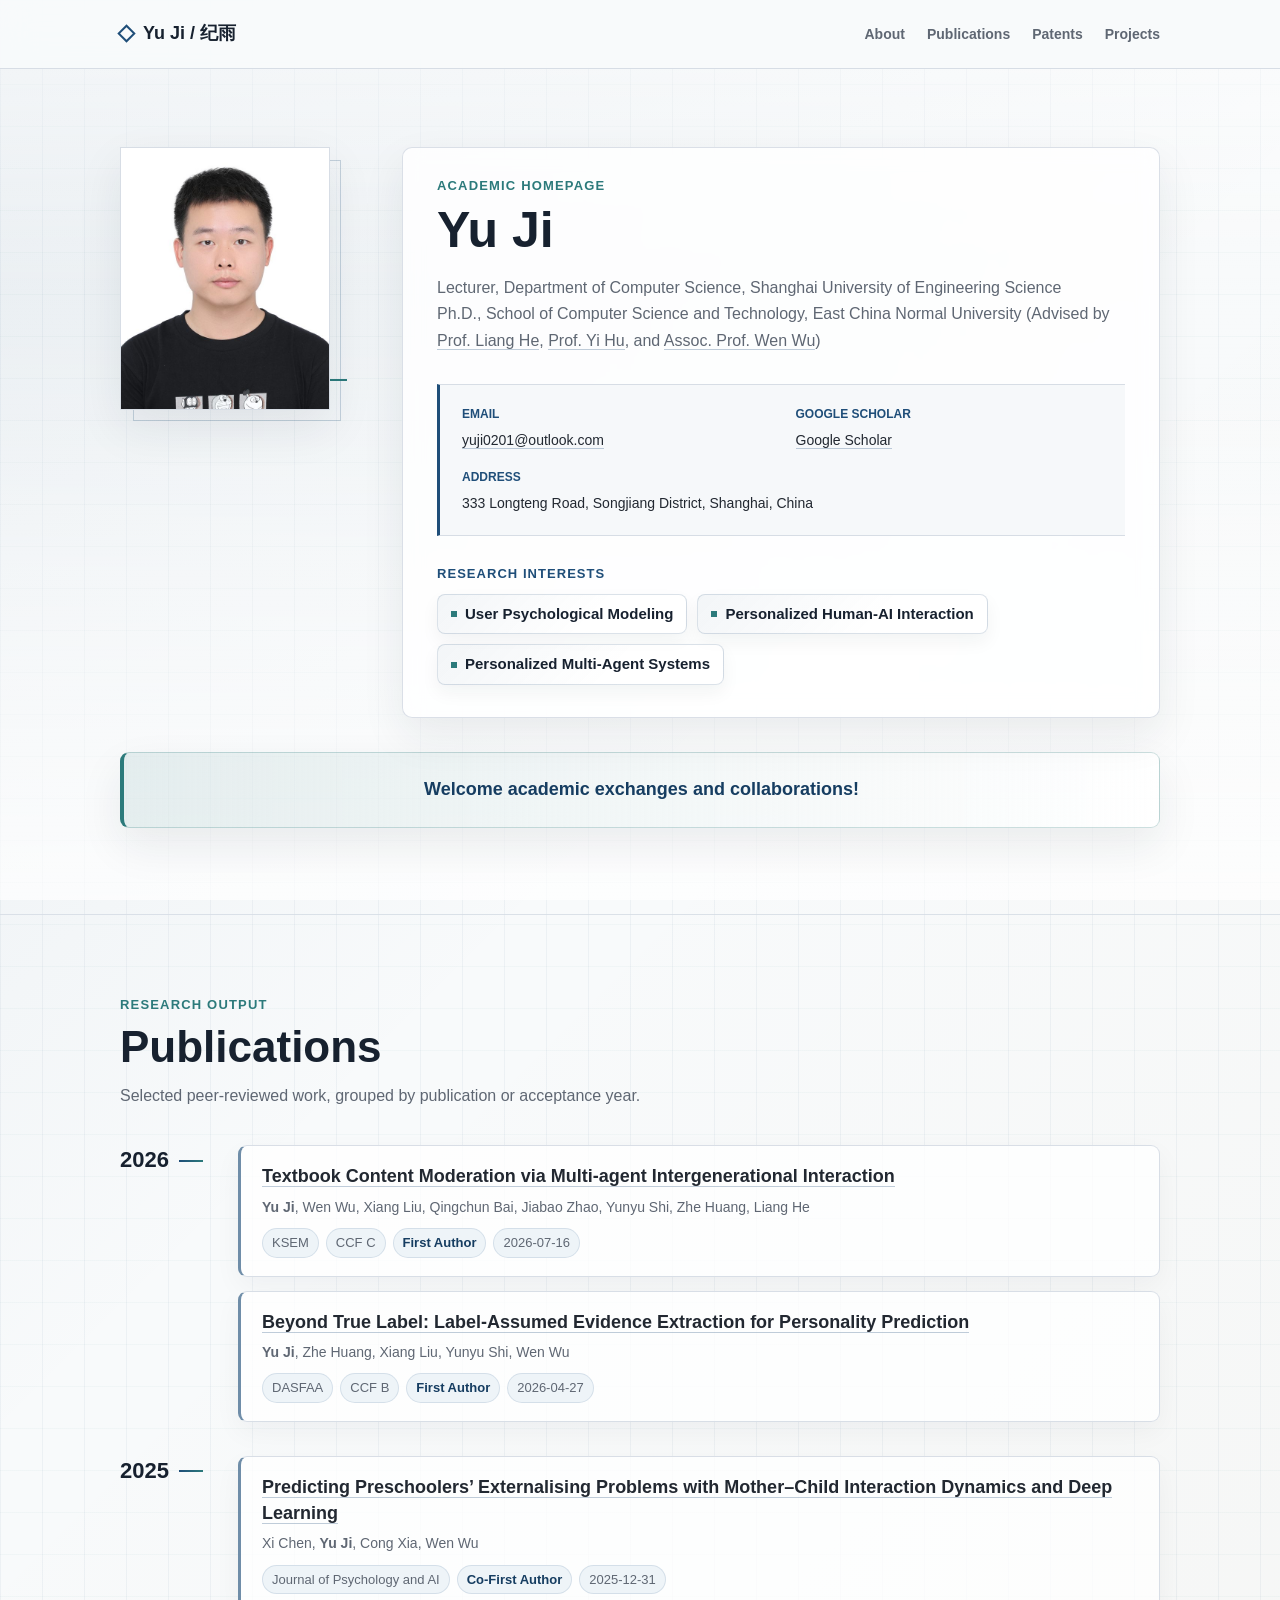
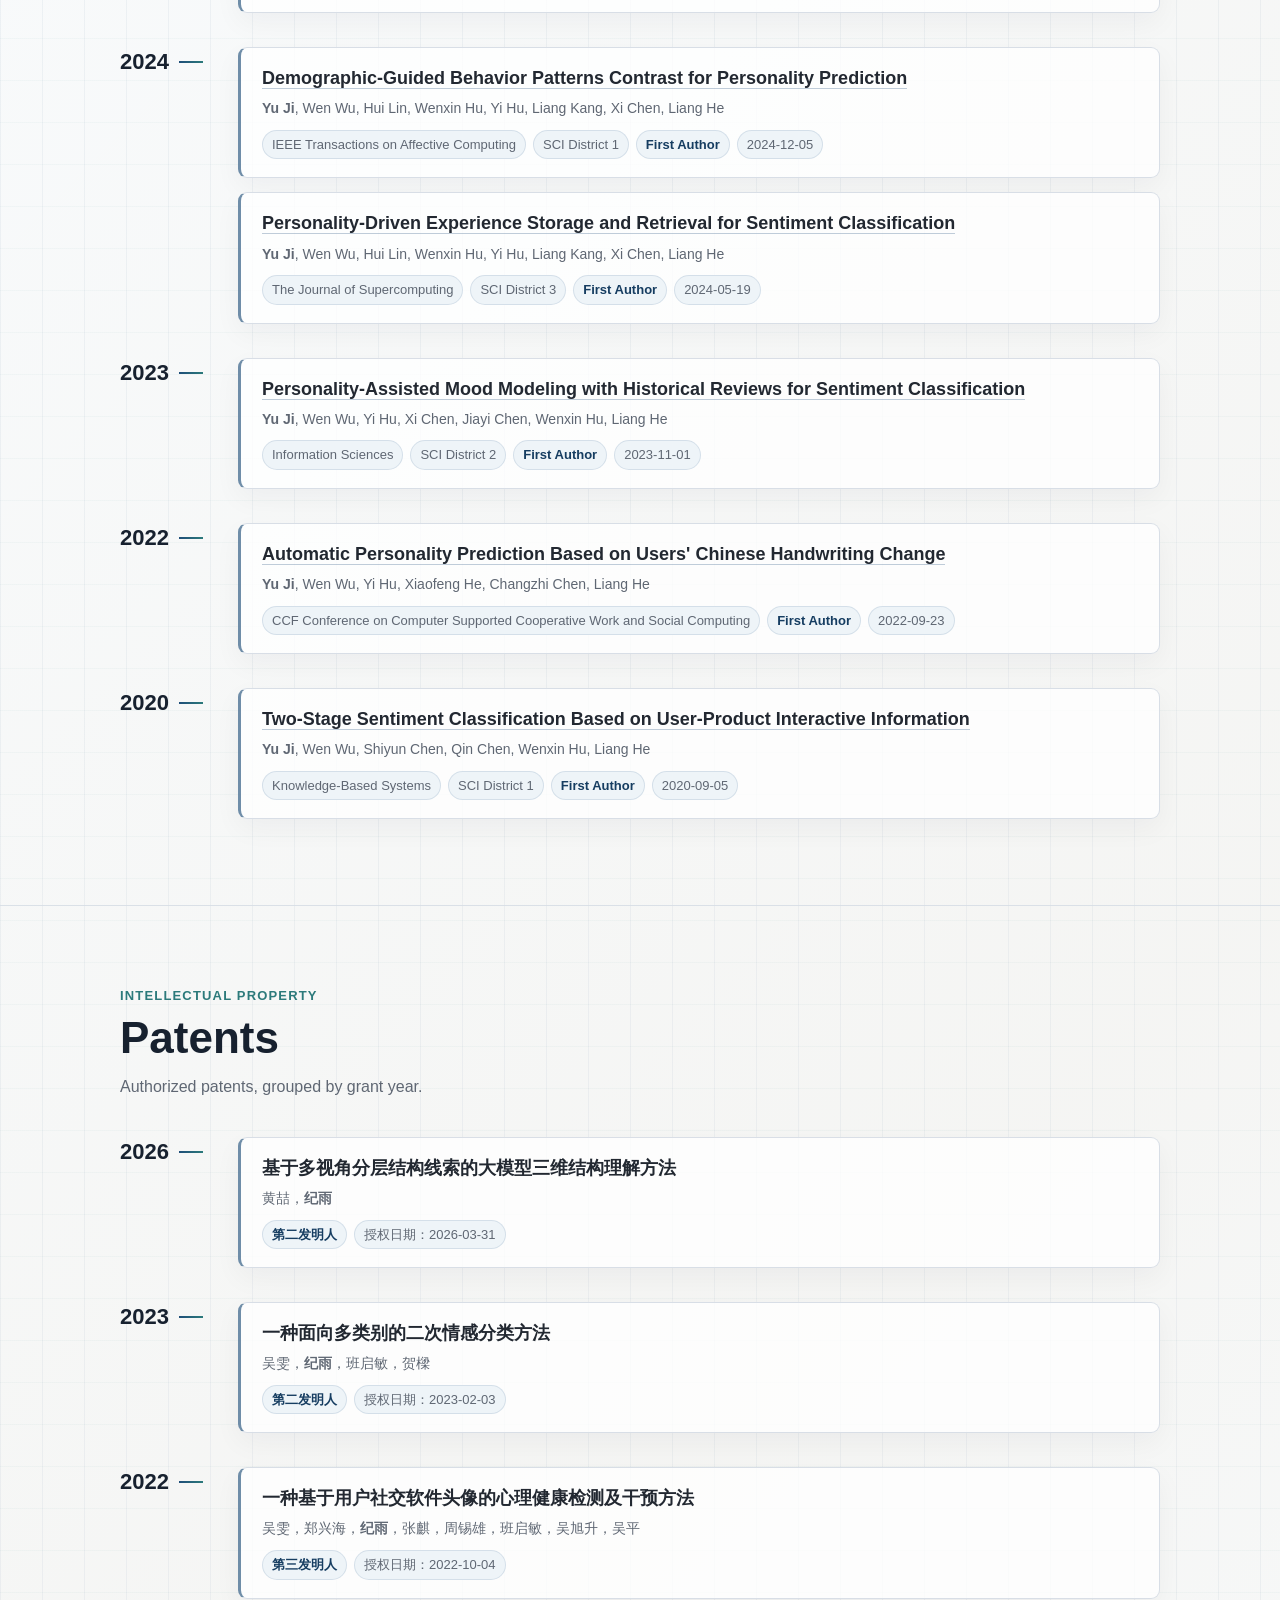
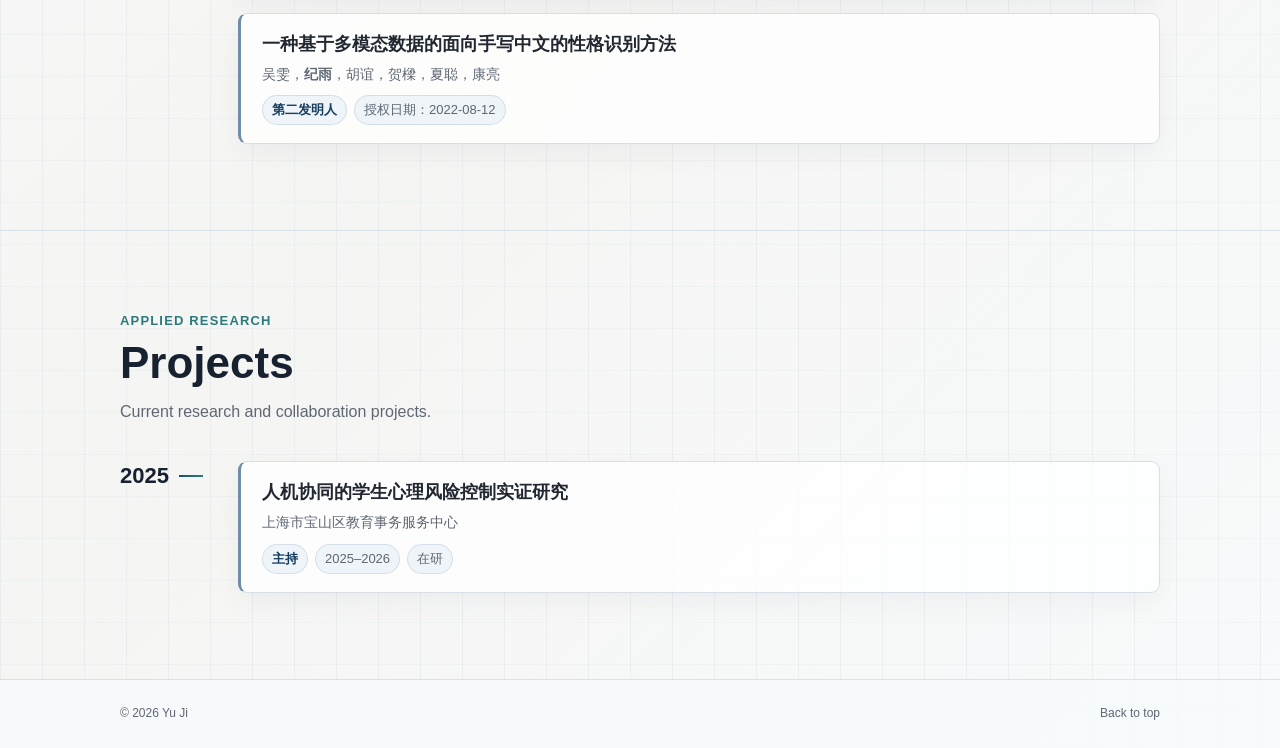
<file: index.html>
<!doctype html>
<html lang="en">
  <head>
    <meta charset="utf-8">
    <meta name="viewport" content="width=device-width, initial-scale=1">
    <meta name="description" content="Yu Ji academic homepage: research interests, publications, patents, and projects.">
    <meta name="theme-color" content="#f8fafb">
    <link rel="canonical" href="https://jiyu0201.github.io/">
    <title>Yu Ji / 纪雨 | Academic Homepage</title>
    <style>
      :root {
        --bg: #f8fafb;
        --text: #222831;
        --muted: #5f6773;
        --line: #d7dde5;
        --accent: #1f4e79;
        --accent-strong: #163d61;
        --teal: #2c7a7b;
        --soft: #eef4f8;
        --white: #ffffff;
        --ink: #17212f;
        --focus: rgba(31, 78, 121, 0.22);
        --panel: rgba(255, 255, 255, 0.82);
        --shadow: 0 18px 44px rgba(23, 33, 47, 0.08);
      }

      * {
        box-sizing: border-box;
      }

      html {
        min-height: 100%;
        scroll-behavior: smooth;
        scroll-padding-top: 86px;
      }

      body {
        min-width: 0;
        min-height: 100vh;
        margin: 0;
        color: var(--text);
        background:
          linear-gradient(90deg, rgba(31, 78, 121, 0.052) 1px, transparent 1px),
          linear-gradient(180deg, rgba(44, 122, 123, 0.034) 1px, transparent 1px),
          linear-gradient(135deg, rgba(31, 78, 121, 0.075), transparent 28%, rgba(154, 106, 32, 0.035) 72%, transparent),
          var(--bg);
        background-size: 42px 42px, 42px 42px, 100% 100%;
        font-family: Inter, "Segoe UI", Arial, "Microsoft YaHei", "PingFang SC", "Noto Sans SC", sans-serif;
        font-size: 16px;
        line-height: 1.65;
        overflow-wrap: anywhere;
      }

      body::before {
        position: fixed;
        inset: 0;
        z-index: -1;
        pointer-events: none;
        background: linear-gradient(180deg, rgba(255, 255, 255, 0.55), transparent 34%, rgba(255, 255, 255, 0.7));
        content: "";
      }

      a {
        color: inherit;
        text-decoration: none;
      }

      a:hover {
        color: var(--accent);
      }

      a:focus-visible {
        outline: 3px solid var(--focus);
        outline-offset: 3px;
      }

      .skip-link {
        position: fixed;
        top: 8px;
        left: 8px;
        z-index: 100;
        padding: 9px 13px;
        border-radius: 6px;
        background: var(--ink);
        color: var(--white);
        transform: translateY(-150%);
      }

      .skip-link:focus {
        transform: translateY(0);
      }

      .shell {
        width: min(1040px, calc(100% - 56px));
        margin: 0 auto;
      }

      .site-header {
        position: sticky;
        top: 0;
        z-index: 20;
        border-bottom: 1px solid var(--line);
        background: rgba(248, 250, 251, 0.92);
        backdrop-filter: blur(16px);
      }

      .header-inner {
        display: flex;
        min-height: 68px;
        align-items: center;
        justify-content: space-between;
        gap: 28px;
      }

      .brand {
        position: relative;
        flex: 0 0 auto;
        color: var(--ink);
        font-size: 18px;
        font-weight: 780;
        white-space: nowrap;
      }

      .brand::before {
        display: inline-block;
        width: 9px;
        height: 9px;
        border: 2px solid var(--accent);
        margin-right: 10px;
        transform: translateY(1px) rotate(45deg);
        content: "";
      }

      .site-nav {
        display: flex;
        min-width: 0;
        align-items: center;
        gap: 22px;
        color: var(--muted);
        font-size: 14px;
        font-weight: 650;
      }

      .site-nav a {
        position: relative;
        padding: 22px 0 20px;
        white-space: nowrap;
      }

      .site-nav a::after {
        position: absolute;
        right: 0;
        bottom: -1px;
        left: 0;
        height: 2px;
        background: transparent;
        content: "";
      }

      .site-nav a:hover::after,
      .site-nav a:focus-visible::after {
        background: linear-gradient(90deg, var(--accent), var(--teal));
      }

      main {
        min-width: 0;
      }

      .page-section {
        padding: 82px 0 86px;
        border-bottom: 1px solid rgba(215, 221, 229, 0.88);
        scroll-margin-top: 82px;
      }

      .about-section {
        padding-top: 78px;
      }

      .profile-layout {
        display: grid;
        grid-template-columns: 230px minmax(0, 1fr);
        gap: 52px;
        align-items: start;
      }

      .portrait-frame {
        position: relative;
        width: 210px;
        aspect-ratio: 190 / 238;
        border: 1px solid var(--line);
        background: var(--soft);
        box-shadow: var(--shadow);
      }

      .portrait-frame::before,
      .portrait-frame::after {
        position: absolute;
        z-index: -1;
        content: "";
      }

      .portrait-frame::before {
        inset: 12px -12px -12px 12px;
        border: 1px solid rgba(31, 78, 121, 0.22);
      }

      .portrait-frame::after {
        right: -18px;
        bottom: 28px;
        width: 64px;
        height: 2px;
        background: var(--teal);
      }

      .portrait-frame img {
        display: block;
        width: 100%;
        height: 100%;
        object-fit: cover;
        object-position: center;
      }

      .profile-card {
        min-width: 0;
        padding: 30px 34px 32px;
        border: 1px solid rgba(215, 221, 229, 0.92);
        border-radius: 10px;
        background: var(--panel);
        box-shadow: var(--shadow);
        backdrop-filter: blur(10px);
      }

      .eyebrow,
      .section-kicker {
        margin: 0 0 8px;
        color: var(--teal);
        font-size: 13px;
        font-weight: 780;
        letter-spacing: 0.09em;
        line-height: 1.3;
        text-transform: uppercase;
      }

      h1,
      h2,
      h3,
      h4,
      p {
        overflow-wrap: anywhere;
      }

      h1 {
        margin: 0;
        color: var(--ink);
        font-size: clamp(40px, 5vw, 50px);
        line-height: 1.08;
        font-weight: 820;
      }

      .title-lines {
        margin-top: 18px;
        color: var(--muted);
      }

      .title-lines p {
        margin: 0;
      }

      .title-lines a,
      .contact-grid a,
      .record-title a {
        border-bottom: 1px solid rgba(31, 78, 121, 0.28);
      }

      .title-lines a:hover,
      .contact-grid a:hover,
      .record-title a:hover {
        border-bottom-color: var(--accent);
      }

      .contact-grid {
        display: grid;
        grid-template-columns: repeat(2, minmax(0, 1fr));
        gap: 16px 26px;
        margin: 30px 0 0;
        padding: 20px 22px;
        border-top: 1px solid var(--line);
        border-bottom: 1px solid var(--line);
        border-left: 3px solid var(--accent);
        background: rgba(243, 246, 249, 0.76);
      }

      .contact-grid div {
        min-width: 0;
      }

      .contact-grid .wide {
        grid-column: 1 / -1;
      }

      .contact-grid dt {
        margin: 0 0 4px;
        color: var(--accent);
        font-size: 12px;
        font-weight: 780;
        text-transform: uppercase;
      }

      .contact-grid dd {
        margin: 0;
        font-size: 14px;
      }

      .research-block {
        margin-top: 30px;
      }

      .research-block h2 {
        margin: 0 0 11px;
        color: var(--accent);
        font-size: 13px;
        font-weight: 780;
        letter-spacing: 0.08em;
        line-height: 1.3;
        text-transform: uppercase;
      }

      .interest-list {
        display: flex;
        flex-wrap: wrap;
        gap: 10px;
        margin: 0;
        padding: 0;
        list-style: none;
      }

      .interest-list li {
        display: inline-flex;
        min-height: 36px;
        align-items: center;
        padding: 7px 13px;
        border: 1px solid rgba(31, 78, 121, 0.16);
        border-radius: 8px;
        background: linear-gradient(135deg, rgba(31, 78, 121, 0.055), transparent 62%), rgba(255, 255, 255, 0.88);
        box-shadow: 0 8px 18px rgba(23, 33, 47, 0.05);
        color: var(--ink);
        font-size: 15px;
        font-weight: 680;
      }

      .interest-list li::before {
        width: 6px;
        height: 6px;
        flex: 0 0 auto;
        margin-right: 8px;
        background: var(--teal);
        content: "";
      }

      .collaboration-box {
        margin-top: 34px;
        padding: 22px 28px;
        border: 1px solid rgba(44, 122, 123, 0.24);
        border-left: 4px solid var(--teal);
        border-radius: 9px;
        background: linear-gradient(90deg, rgba(44, 122, 123, 0.1), rgba(255, 255, 255, 0.8));
        box-shadow: var(--shadow);
        color: var(--accent-strong);
        font-size: 18px;
        font-weight: 730;
        text-align: center;
      }

      .collaboration-box p {
        margin: 0;
      }

      .section-heading {
        display: grid;
        max-width: 760px;
        grid-template-columns: minmax(0, 1fr);
        margin-bottom: 36px;
      }

      .section-heading h2 {
        margin: 0;
        color: var(--ink);
        font-size: clamp(32px, 5vw, 44px);
        line-height: 1.12;
        font-weight: 820;
      }

      .section-intro {
        margin: 12px 0 0;
        color: var(--muted);
      }

      .archive-group {
        display: grid;
        grid-template-columns: 88px minmax(0, 1fr);
        gap: 30px;
        margin-top: 34px;
        align-items: start;
      }

      .archive-group:first-child {
        margin-top: 0;
      }

      .year-heading {
        display: flex;
        align-items: center;
        gap: 10px;
        margin: 2px 0 0;
        color: var(--ink);
        font-size: 22px;
        line-height: 1.2;
        font-weight: 820;
      }

      .year-heading::after {
        width: 24px;
        height: 2px;
        flex: 0 0 auto;
        background: linear-gradient(90deg, var(--accent), var(--teal));
        content: "";
      }

      .record-list {
        display: grid;
        min-width: 0;
        gap: 14px;
      }

      .record {
        min-width: 0;
        padding: 17px 19px 18px 21px;
        border: 1px solid rgba(215, 221, 229, 0.96);
        border-left: 3px solid rgba(31, 78, 121, 0.64);
        border-radius: 9px;
        background: rgba(255, 255, 255, 0.76);
        box-shadow: 0 10px 28px rgba(23, 33, 47, 0.045);
      }

      .record-title {
        margin: 0;
        color: var(--text);
        font-size: 18px;
        line-height: 1.45;
        font-weight: 760;
      }

      .record-primary {
        margin: 7px 0 0;
        color: var(--muted);
        font-size: 14px;
        line-height: 1.55;
      }

      .record-meta {
        display: flex;
        flex-wrap: wrap;
        gap: 7px;
        margin: 10px 0 0;
        color: var(--muted);
        font-size: 13px;
      }

      .tag {
        display: inline-flex;
        align-items: center;
        min-height: 27px;
        padding: 3px 9px;
        border: 1px solid rgba(31, 78, 121, 0.12);
        border-radius: 999px;
        background: var(--soft);
      }

      .tag.role {
        color: var(--accent-strong);
        font-weight: 720;
      }

      .site-footer {
        background: rgba(248, 250, 251, 0.88);
        color: var(--muted);
        font-size: 12px;
      }

      .footer-inner {
        display: flex;
        min-height: 68px;
        align-items: center;
        justify-content: space-between;
        gap: 18px;
      }

      @media (max-width: 800px) {
        .profile-layout {
          grid-template-columns: 1fr;
          gap: 30px;
        }

        .portrait-frame {
          width: 190px;
        }
      }

      @media (max-width: 700px) {
        html {
          scroll-padding-top: 126px;
        }

        .page-section {
          scroll-margin-top: 122px;
        }

        .header-inner {
          min-height: 0;
          flex-direction: column;
          align-items: stretch;
          gap: 0;
          padding: 11px 0 8px;
        }

        .brand {
          align-self: flex-start;
        }

        .site-nav {
          width: 100%;
          gap: 5px;
          padding-top: 8px;
          overflow-x: auto;
          overscroll-behavior-inline: contain;
          scrollbar-width: none;
        }

        .site-nav::-webkit-scrollbar {
          display: none;
        }

        .site-nav a {
          flex: 0 0 auto;
          padding: 7px 10px;
          border: 1px solid rgba(31, 78, 121, 0.1);
          border-radius: 999px;
          background: rgba(255, 255, 255, 0.72);
        }

        .site-nav a::after {
          display: none;
        }

        .archive-group {
          grid-template-columns: 1fr;
          gap: 12px;
        }

        .year-heading {
          margin-top: 0;
        }
      }

      @media (max-width: 560px) {
        .shell {
          width: calc(100% - 32px);
        }

        .page-section {
          padding: 58px 0 62px;
        }

        .about-section {
          padding-top: 46px;
        }

        .portrait-frame {
          width: 166px;
        }

        .profile-card {
          padding: 23px 18px 25px;
        }

        .contact-grid {
          grid-template-columns: 1fr;
          padding: 18px;
        }

        .contact-grid .wide {
          grid-column: auto;
        }

        .interest-list {
          gap: 8px;
        }

        .interest-list li {
          width: 100%;
        }

        .collaboration-box {
          margin-top: 24px;
          padding: 18px 16px;
          font-size: 16px;
        }

        .section-heading {
          margin-bottom: 28px;
        }

        .record {
          padding: 15px 15px 16px 17px;
        }

        .record-title {
          font-size: 16px;
        }

        .footer-inner {
          min-height: 76px;
          flex-direction: column;
          align-items: flex-start;
          justify-content: center;
          gap: 2px;
        }
      }

      @media (prefers-reduced-motion: reduce) {
        html {
          scroll-behavior: auto;
        }
      }

      @media print {
        .site-header,
        .skip-link {
          display: none;
        }

        .page-section {
          padding: 36px 0;
        }

        .profile-card,
        .record,
        .collaboration-box {
          box-shadow: none;
          background: var(--white);
        }
      }
    </style>
  </head>
  <body>
    <a class="skip-link" href="#main-content">Skip to content</a>

    <header class="site-header">
      <div class="shell header-inner">
        <a class="brand" href="#about" aria-label="Yu Ji homepage">Yu Ji / 纪雨</a>
        <nav class="site-nav" aria-label="Primary navigation">
          <a href="#about">About</a>
          <a href="#publications">Publications</a>
          <a href="#patents">Patents</a>
          <a href="#projects">Projects</a>
        </nav>
      </div>
    </header>

    <main id="main-content">
      <section id="about" class="page-section about-section">
        <div class="shell">
          <div class="profile-layout">
            <div class="portrait-frame">
              <img src="[data-uri]" width="560" height="720" alt="Portrait of Yu Ji" fetchpriority="high" decoding="async">
            </div>

            <article class="profile-card" aria-labelledby="page-title">
              <p class="eyebrow">Academic Homepage</p>
              <h1 id="page-title">Yu Ji</h1>

              <div class="title-lines">
                <p>Lecturer, Department of Computer Science, Shanghai University of Engineering Science</p>
                <p>
                  Ph.D., School of Computer Science and Technology, East China Normal University
                  (Advised by <a href="https://faculty.ecnu.edu.cn/_s16/hl2/main.psp" target="_blank" rel="noopener noreferrer">Prof. Liang He</a>,
                  <a href="https://faculty.ecnu.edu.cn/_s9/hy2/main.psp" target="_blank" rel="noopener noreferrer">Prof. Yi Hu</a>, and
                  <a href="https://faculty.ecnu.edu.cn/_s16/ww2/main.psp" target="_blank" rel="noopener noreferrer">Assoc. Prof. Wen Wu</a>)
                </p>
              </div>

              <dl class="contact-grid">
                <div>
                  <dt>Email</dt>
                  <dd><a href="mailto:yuji0201@outlook.com">yuji0201@outlook.com</a></dd>
                </div>
                <div>
                  <dt>Google Scholar</dt>
                  <dd><a href="https://scholar.google.com.hk/citations?user=wDj1i_kAAAAJ&amp;hl=en" target="_blank" rel="noopener noreferrer">Google Scholar</a></dd>
                </div>
                <div class="wide">
                  <dt>Address</dt>
                  <dd>333 Longteng Road, Songjiang District, Shanghai, China</dd>
                </div>
              </dl>

              <section class="research-block" aria-labelledby="research-heading">
                <h2 id="research-heading">Research Interests</h2>
                <ul class="interest-list">
                  <li>User Psychological Modeling</li>
                  <li>Personalized Human-AI Interaction</li>
                  <li>Personalized Multi-Agent Systems</li>
                </ul>
              </section>
            </article>
          </div>

          <aside class="collaboration-box">
            <p>Welcome academic exchanges and collaborations!</p>
          </aside>
        </div>
      </section>

      <section id="publications" class="page-section" aria-labelledby="publications-heading">
        <div class="shell">
          <header class="section-heading">
            <p class="section-kicker">Research Output</p>
            <h2 id="publications-heading">Publications</h2>
            <p class="section-intro">Selected peer-reviewed work, grouped by publication or acceptance year.</p>
          </header>

          <div class="archive-group">
            <h3 class="year-heading">2026</h3>
            <div class="record-list">
              <article class="record">
                <h4 class="record-title"><a href="http://link.springer.com/chapter/10.1007/978-981-92-2759-4_36" target="_blank" rel="noopener noreferrer">Textbook Content Moderation via Multi-agent Intergenerational Interaction</a></h4>
                <p class="record-primary"><strong>Yu Ji</strong>, Wen Wu, Xiang Liu, Qingchun Bai, Jiabao Zhao, Yunyu Shi, Zhe Huang, Liang He</p>
                <p class="record-meta"><span class="tag">KSEM</span><span class="tag">CCF C</span><span class="tag role">First Author</span><span class="tag">2026-07-16</span></p>
              </article>

              <article class="record">
                <h4 class="record-title"><a href="https://link.springer.com/chapter/10.1007/978-981-92-0372-7_4" target="_blank" rel="noopener noreferrer">Beyond True Label: Label-Assumed Evidence Extraction for Personality Prediction</a></h4>
                <p class="record-primary"><strong>Yu Ji</strong>, Zhe Huang, Xiang Liu, Yunyu Shi, Wen Wu</p>
                <p class="record-meta"><span class="tag">DASFAA</span><span class="tag">CCF B</span><span class="tag role">First Author</span><span class="tag">2026-04-27</span></p>
              </article>
            </div>
          </div>

          <div class="archive-group">
            <h3 class="year-heading">2025</h3>
            <div class="record-list">
              <article class="record">
                <h4 class="record-title"><a href="https://www.tandfonline.com/doi/full/10.1080/29974100.2025.2515289" target="_blank" rel="noopener noreferrer">Predicting Preschoolers’ Externalising Problems with Mother–Child Interaction Dynamics and Deep Learning</a></h4>
                <p class="record-primary">Xi Chen, <strong>Yu Ji</strong>, Cong Xia, Wen Wu</p>
                <p class="record-meta"><span class="tag">Journal of Psychology and AI</span><span class="tag role">Co-First Author</span><span class="tag">2025-12-31</span></p>
              </article>
            </div>
          </div>

          <div class="archive-group">
            <h3 class="year-heading">2024</h3>
            <div class="record-list">
              <article class="record">
                <h4 class="record-title"><a href="https://ieeexplore.ieee.org/abstract/document/10778411" target="_blank" rel="noopener noreferrer">Demographic-Guided Behavior Patterns Contrast for Personality Prediction</a></h4>
                <p class="record-primary"><strong>Yu Ji</strong>, Wen Wu, Hui Lin, Wenxin Hu, Yi Hu, Liang Kang, Xi Chen, Liang He</p>
                <p class="record-meta"><span class="tag">IEEE Transactions on Affective Computing</span><span class="tag">SCI District 1</span><span class="tag role">First Author</span><span class="tag">2024-12-05</span></p>
              </article>

              <article class="record">
                <h4 class="record-title"><a href="https://link.springer.com/article/10.1007/s11227-024-06170-1" target="_blank" rel="noopener noreferrer">Personality-Driven Experience Storage and Retrieval for Sentiment Classification</a></h4>
                <p class="record-primary"><strong>Yu Ji</strong>, Wen Wu, Hui Lin, Wenxin Hu, Yi Hu, Liang Kang, Xi Chen, Liang He</p>
                <p class="record-meta"><span class="tag">The Journal of Supercomputing</span><span class="tag">SCI District 3</span><span class="tag role">First Author</span><span class="tag">2024-05-19</span></p>
              </article>
            </div>
          </div>

          <div class="archive-group">
            <h3 class="year-heading">2023</h3>
            <div class="record-list">
              <article class="record">
                <h4 class="record-title"><a href="https://www.sciencedirect.com/science/article/abs/pii/S0020025523012306" target="_blank" rel="noopener noreferrer">Personality-Assisted Mood Modeling with Historical Reviews for Sentiment Classification</a></h4>
                <p class="record-primary"><strong>Yu Ji</strong>, Wen Wu, Yi Hu, Xi Chen, Jiayi Chen, Wenxin Hu, Liang He</p>
                <p class="record-meta"><span class="tag">Information Sciences</span><span class="tag">SCI District 2</span><span class="tag role">First Author</span><span class="tag">2023-11-01</span></p>
              </article>
            </div>
          </div>

          <div class="archive-group">
            <h3 class="year-heading">2022</h3>
            <div class="record-list">
              <article class="record">
                <h4 class="record-title"><a href="https://link.springer.com/chapter/10.1007/978-981-99-2385-4_33" target="_blank" rel="noopener noreferrer">Automatic Personality Prediction Based on Users' Chinese Handwriting Change</a></h4>
                <p class="record-primary"><strong>Yu Ji</strong>, Wen Wu, Yi Hu, Xiaofeng He, Changzhi Chen, Liang He</p>
                <p class="record-meta"><span class="tag">CCF Conference on Computer Supported Cooperative Work and Social Computing</span><span class="tag role">First Author</span><span class="tag">2022-09-23</span></p>
              </article>
            </div>
          </div>

          <div class="archive-group">
            <h3 class="year-heading">2020</h3>
            <div class="record-list">
              <article class="record">
                <h4 class="record-title"><a href="https://www.sciencedirect.com/science/article/abs/pii/S0950705120303646" target="_blank" rel="noopener noreferrer">Two-Stage Sentiment Classification Based on User-Product Interactive Information</a></h4>
                <p class="record-primary"><strong>Yu Ji</strong>, Wen Wu, Shiyun Chen, Qin Chen, Wenxin Hu, Liang He</p>
                <p class="record-meta"><span class="tag">Knowledge-Based Systems</span><span class="tag">SCI District 1</span><span class="tag role">First Author</span><span class="tag">2020-09-05</span></p>
              </article>
            </div>
          </div>
        </div>
      </section>

      <section id="patents" class="page-section" aria-labelledby="patents-heading">
        <div class="shell">
          <header class="section-heading">
            <p class="section-kicker">Intellectual Property</p>
            <h2 id="patents-heading">Patents</h2>
            <p class="section-intro">Authorized patents, grouped by grant year.</p>
          </header>

          <div class="archive-group" lang="zh-CN">
            <h3 class="year-heading">2026</h3>
            <div class="record-list">
              <article class="record">
                <h4 class="record-title">基于多视角分层结构线索的大模型三维结构理解方法</h4>
                <p class="record-primary">黄喆，<strong>纪雨</strong></p>
                <p class="record-meta"><span class="tag role">第二发明人</span><span class="tag">授权日期：2026-03-31</span></p>
              </article>
            </div>
          </div>

          <div class="archive-group" lang="zh-CN">
            <h3 class="year-heading">2023</h3>
            <div class="record-list">
              <article class="record">
                <h4 class="record-title">一种面向多类别的二次情感分类方法</h4>
                <p class="record-primary">吴雯，<strong>纪雨</strong>，班启敏，贺樑</p>
                <p class="record-meta"><span class="tag role">第二发明人</span><span class="tag">授权日期：2023-02-03</span></p>
              </article>
            </div>
          </div>

          <div class="archive-group" lang="zh-CN">
            <h3 class="year-heading">2022</h3>
            <div class="record-list">
              <article class="record">
                <h4 class="record-title">一种基于用户社交软件头像的心理健康检测及干预方法</h4>
                <p class="record-primary">吴雯，郑兴海，<strong>纪雨</strong>，张麒，周锡雄，班启敏，吴旭升，吴平</p>
                <p class="record-meta"><span class="tag role">第三发明人</span><span class="tag">授权日期：2022-10-04</span></p>
              </article>

              <article class="record">
                <h4 class="record-title">一种基于多模态数据的面向手写中文的性格识别方法</h4>
                <p class="record-primary">吴雯，<strong>纪雨</strong>，胡谊，贺樑，夏聪，康亮</p>
                <p class="record-meta"><span class="tag role">第二发明人</span><span class="tag">授权日期：2022-08-12</span></p>
              </article>
            </div>
          </div>
        </div>
      </section>

      <section id="projects" class="page-section" aria-labelledby="projects-heading">
        <div class="shell">
          <header class="section-heading">
            <p class="section-kicker">Applied Research</p>
            <h2 id="projects-heading">Projects</h2>
            <p class="section-intro">Current research and collaboration projects.</p>
          </header>

          <div class="archive-group" lang="zh-CN">
            <h3 class="year-heading">2025</h3>
            <div class="record-list">
              <article class="record">
                <h4 class="record-title">人机协同的学生心理风险控制实证研究</h4>
                <p class="record-primary">上海市宝山区教育事务服务中心</p>
                <p class="record-meta"><span class="tag role">主持</span><span class="tag">2025–2026</span><span class="tag">在研</span></p>
              </article>
            </div>
          </div>
        </div>
      </section>
    </main>

    <footer class="site-footer">
      <div class="shell footer-inner">
        <span>&copy; 2026 Yu Ji</span>
        <a href="#about">Back to top</a>
      </div>
    </footer>
  </body>
</html>
</file>
